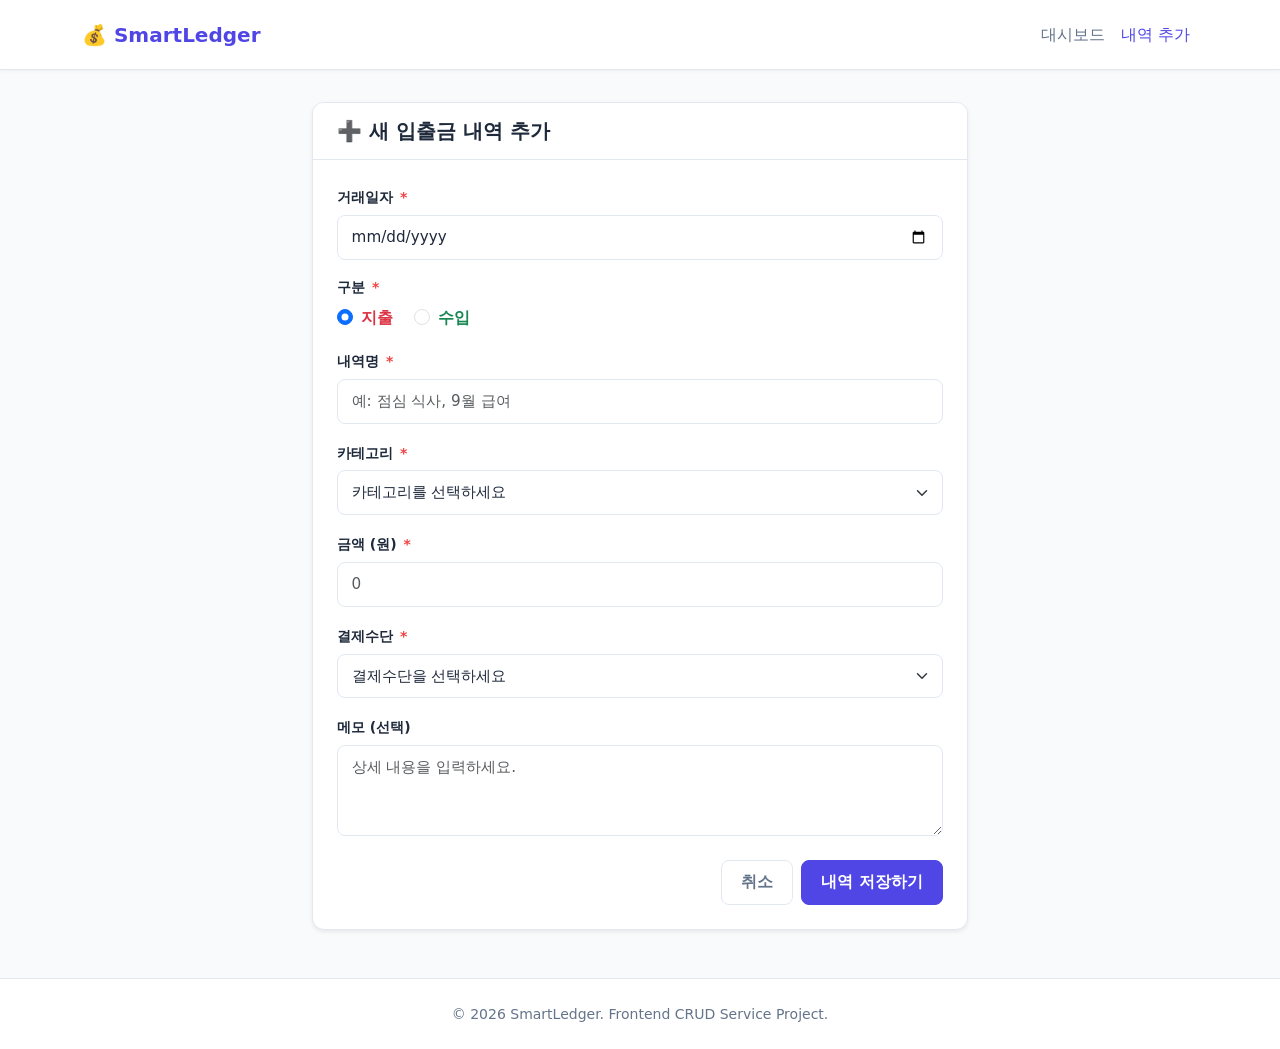
<file: add.html>
<!DOCTYPE html>
<html lang="ko">
<head>
  <meta charset="UTF-8">
  <meta name="viewport" content="width=device-width, initial-scale=1.0">
  <title>스마트 개인 가계부 - 내역 추가</title>
  <link href="https://cdn.jsdelivr.net/npm/bootstrap@5.3.3/dist/css/bootstrap.min.css" rel="stylesheet">
  <link rel="stylesheet" href="my.css">
</head>
<body>
  <nav class="navbar navbar-expand-lg">
    <div class="container">
      <a class="navbar-brand" href="index.html">💰 SmartLedger</a>
      <button class="navbar-toggler" type="button" data-bs-toggle="collapse" data-bs-target="#navbarNav">
        <span class="navbar-toggler-icon"></span>
      </button>
      <div class="collapse navbar-collapse" id="navbarNav">
        <ul class="navbar-nav ms-auto">
          <li class="nav-item"><a class="nav-link" href="index.html">대시보드</a></li>
          <li class="nav-item"><a class="nav-link active" href="add.html">내역 추가</a></li>
        </ul>
      </div>
    </div>
  </nav>
  <main class="main-wrapper">
    <div class="container" style="max-width: 680px;">
      <div class="card shadow-sm">
        <div class="card-header bg-white py-3">
          <h5 class="fw-bold m-0">➕ 새 입출금 내역 추가</h5>
        </div>
        <div class="card-body p-4">
          
          <form id="add-form" novalidate>
            <div class="mb-3">
              <label for="date" class="form-label">거래일자 <span class="required-mark">*</span></label>
              <input type="date" class="form-control" id="date" required>
              <div class="invalid-feedback">거래일자를 선택해 주세요.</div>
            </div>
            <div class="mb-3">
              <label class="form-label d-block">구분 <span class="required-mark">*</span></label>
              <div class="form-check form-check-inline">
                <input class="form-check-input" type="radio" name="type" id="type-expense" value="expense" checked>
                <label class="form-check-label text-danger fw-bold" for="type-expense">지출</label>
              </div>
              <div class="form-check form-check-inline">
                <input class="form-check-input" type="radio" name="type" id="type-income" value="income">
                <label class="form-check-label text-success fw-bold" for="type-income">수입</label>
              </div>
            </div>
            <div class="mb-3">
              <label for="title" class="form-label">내역명 <span class="required-mark">*</span></label>
              <input type="text" class="form-control" id="title" placeholder="예: 점심 식사, 9월 급여" required>
              <div class="invalid-feedback">내역명을 입력해 주세요. (최소 2자 이상)</div>
            </div>
            <div class="mb-3">
              <label for="category" class="form-label">카테고리 <span class="required-mark">*</span></label>
              <select class="form-select" id="category" required>
                <option value="" selected disabled>카테고리를 선택하세요</option>
                <option value="식비">식비</option>
                <option value="교통">교통</option>
                <option value="쇼핑/교양">쇼핑/교양</option>
                <option value="주거/통신">주거/통신</option>
                <option value="급여">급여</option>
                <option value="기타">기타</option>
              </select>
              <div class="invalid-feedback">카테고리를 선택해 주세요.</div>
            </div>
            <div class="mb-3">
                <label for="amount" class="form-label">금액 (원) <span class="required-mark">*</span></label>
                <input type="text" class="form-control" id="amount" placeholder="0" oninput="formatCurrency(this)" required>
                <div class="invalid-feedback">1원 이상의 올바른 금액을 입력해 주세요.</div>
            </div>
            <div class="mb-3">
              <label for="method" class="form-label">결제수단 <span class="required-mark">*</span></label>
              <select class="form-select" id="method" required>
                <option value="" selected disabled>결제수단을 선택하세요</option>
                <option value="신용카드">신용카드</option>
                <option value="체크카드">체크카드</option>
                <option value="계좌이체">계좌이체</option>
                <option value="현금">현금</option>
              </select>
              <div class="invalid-feedback">결제수단을 선택해 주세요.</div>
            </div>
            <div class="mb-4">
              <label for="memo" class="form-label">메모 (선택)</label>
              <textarea class="form-control" id="memo" rows="3" placeholder="상세 내용을 입력하세요."></textarea>
            </div>
            <div class="d-flex justify-content-end gap-2">
              <a href="index.html" class="btn btn-outline-secondary">취소</a>
              <button type="submit" class="btn btn-primary">내역 저장하기</button>
            </div>

          </form>

        </div>
      </div>

    </div>
  </main>

  <footer class="text-center">
    <div class="container">
      <p class="mb-0">© 2026 SmartLedger. Frontend CRUD Service Project.</p>
    </div>
  </footer>

  <script src="https://cdn.jsdelivr.net/npm/bootstrap@5.3.3/dist/js/bootstrap.bundle.min.js"></script>
  <script>
    function formatCurrency(input) {
      let value = input.value.replace(/[^0-9]/g, ''); 
      if (value) {
        input.value = Number(value).toLocaleString('ko-KR'); 
      } else {
        input.value = '';
      }
    }

    document.getElementById('add-form').addEventListener('submit', function(event) {
      event.preventDefault();

      const date = document.getElementById('date');
      const title = document.getElementById('title');
      const category = document.getElementById('category');
      const amount = document.getElementById('amount');
      const method = document.getElementById('method');

      let isValid = true;

      if (!date.value) {
        date.classList.add('is-invalid');
        isValid = false;
      } else {
        date.classList.remove('is-invalid');
        date.classList.add('is-valid');
      }

      if (!title.value.trim() || title.value.trim().length < 2) {
        title.classList.add('is-invalid');
        isValid = false;
      } else {
        title.classList.remove('is-invalid');
        title.classList.add('is-valid');
      }

      if (!category.value) {
        category.classList.add('is-invalid');
        isValid = false;
      } else {
        category.classList.remove('is-invalid');
        category.classList.add('is-valid');
      }

      const rawAmount = amount.value.replace(/,/g, ''); 
      if (!rawAmount || Number(rawAmount) <= 0) {
        amount.classList.add('is-invalid');
        isValid = false;
      } else {
        amount.classList.remove('is-invalid');
        amount.classList.add('is-valid');
      }

      if (!method.value) {
        method.classList.add('is-invalid');
        isValid = false;
      } else {
        method.classList.remove('is-invalid');
        method.classList.add('is-valid');
      }

      if (isValid) {
        alert('새로운 가계부 내역이 성공적으로 추가되었습니다.');
        window.location.href = 'index.html';
      }
    });
  </script>
</body>
</html>
</file>
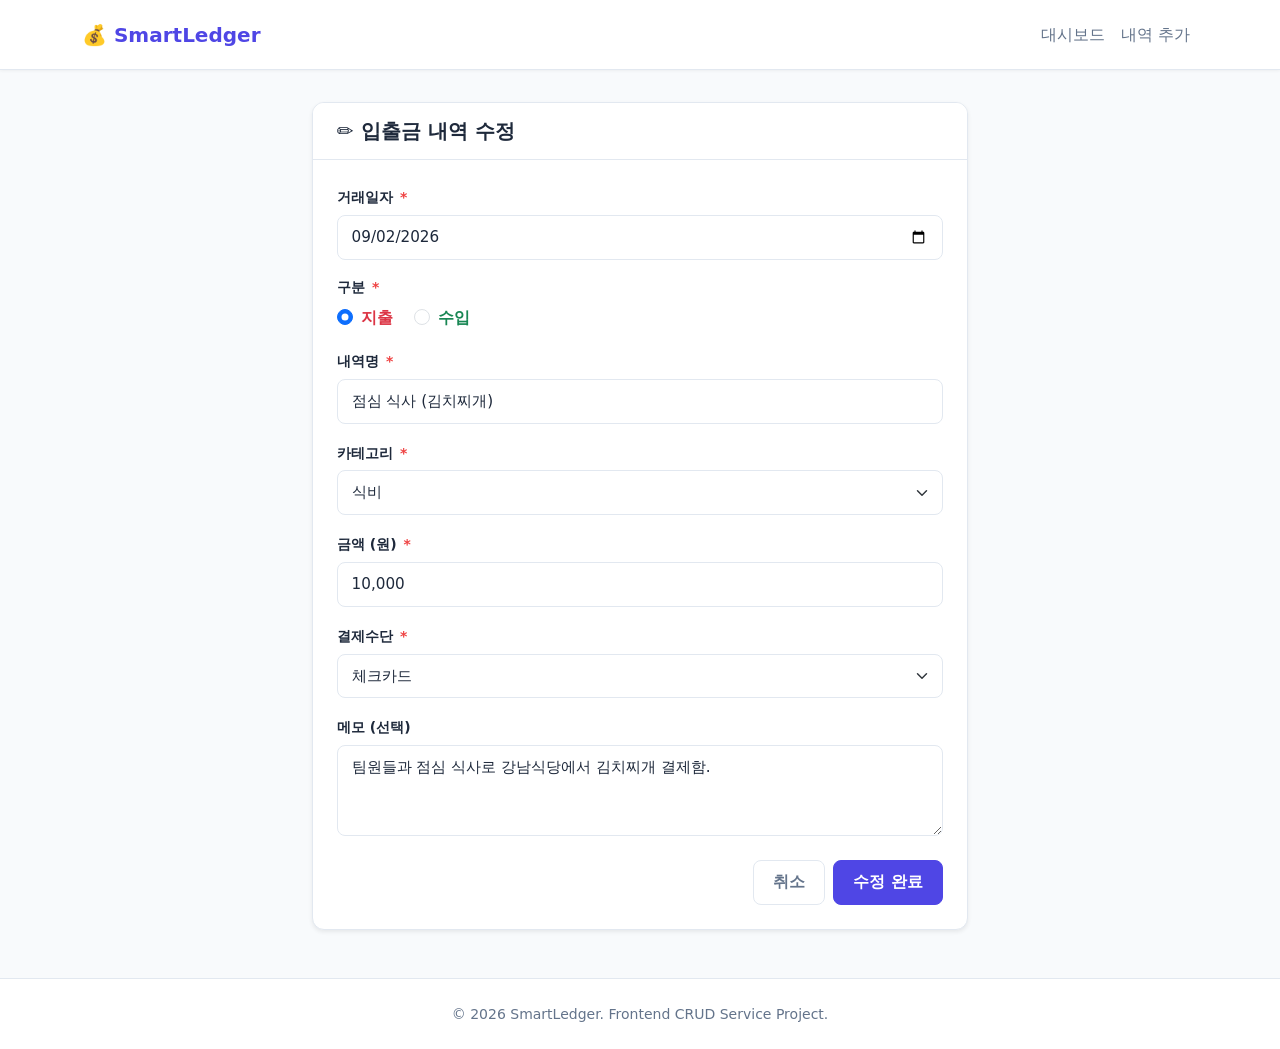
<file: edit.html>
<!DOCTYPE html>
<html lang="ko">
<head>
  <meta charset="UTF-8">
  <meta name="viewport" content="width=device-width, initial-scale=1.0">
  <title>스마트 개인 가계부 - 내역 수정</title>
  <link href="https://cdn.jsdelivr.net/npm/bootstrap@5.3.3/dist/css/bootstrap.min.css" rel="stylesheet">
  <link rel="stylesheet" href="my.css">
</head>
<body>
  <nav class="navbar navbar-expand-lg">
    <div class="container">
      <a class="navbar-brand" href="index.html">💰 SmartLedger</a>
      <button class="navbar-toggler" type="button" data-bs-toggle="collapse" data-bs-target="#navbarNav">
        <span class="navbar-toggler-icon"></span>
      </button>
      <div class="collapse navbar-collapse" id="navbarNav">
        <ul class="navbar-nav ms-auto">
          <li class="nav-item"><a class="nav-link" href="index.html">대시보드</a></li>
          <li class="nav-item"><a class="nav-link" href="add.html">내역 추가</a></li>
        </ul>
      </div>
    </div>
  </nav>
  <main class="main-wrapper">
    <div class="container" style="max-width: 680px;">
      <div class="card shadow-sm">
        <div class="card-header bg-white py-3">
            <h5 class="fw-bold m-0">✏️ 입출금 내역 수정</h5>
        </div>
        <div class="card-body p-4">
          
          <form id="edit-form" novalidate>
            <div class="mb-3">
                <label for="date" class="form-label">거래일자 <span class="required-mark">*</span></label>
                <input type="date" class="form-control" id="date" value="2026-09-02" required>
                <div class="invalid-feedback">거래일자를 선택해 주세요.</div>
            </div>
            <div class="mb-3">
              <label class="form-label d-block">구분 <span class="required-mark">*</span></label>
              <div class="form-check form-check-inline">
                    <input class="form-check-input" type="radio" name="type" id="type-expense" value="expense" checked>
                    <label class="form-check-label text-danger fw-bold" for="type-expense">지출</label>
              </div>
              <div class="form-check form-check-inline">
                    <input class="form-check-input" type="radio" name="type" id="type-income" value="income">
                    <label class="form-check-label text-success fw-bold" for="type-income">수입</label>
                </div>
            </div>
            <div class="mb-3">
                <label for="title" class="form-label">내역명 <span class="required-mark">*</span></label>
                <input type="text" class="form-control" id="title" value="점심 식사 (김치찌개)" required>
                <div class="invalid-feedback">내역명을 입력해 주세요. (최소 2자 이상)</div>
            </div>
            <div class="mb-3">
                <label for="category" class="form-label">카테고리 <span class="required-mark">*</span></label>
                <select class="form-select" id="category" required>
                    <option value="" disabled>카테고리를 선택하세요</option>
                    <option value="식비" selected>식비</option>
                    <option value="교통">교통</option>
                    <option value="쇼핑/교양">쇼핑/교양</option>
                    <option value="주거/통신">주거/통신</option>
                    <option value="급여">급여</option>
                    <option value="기타">기타</option>
                </select>
                <div class="invalid-feedback">카테고리를 선택해 주세요.</div>
            </div>
            <div class="mb-3">
                <label for="amount" class="form-label">금액 (원) <span class="required-mark">*</span></label>
                    <input type="text" class="form-control" id="amount" value="10,000" oninput="formatCurrency(this)" required>
                <div class="invalid-feedback">1원 이상의 올바른 금액을 입력해 주세요.</div>
            </div>
            <div class="mb-3">
              <label for="method" class="form-label">결제수단 <span class="required-mark">*</span></label>
              <select class="form-select" id="method" required>
                <option value="" disabled>결제수단을 선택하세요</option>
                <option value="신용카드">신용카드</option>
                <option value="체크카드" selected>체크카드</option>
                <option value="계좌이체">계좌이체</option>
                <option value="현금">현금</option>
              </select>
              <div class="invalid-feedback">결제수단을 선택해 주세요.</div>
            </div>
            <div class="mb-4">
              <label for="memo" class="form-label">메모 (선택)</label>
              <textarea class="form-control" id="memo" rows="3">팀원들과 점심 식사로 강남식당에서 김치찌개 결제함.</textarea>
            </div>
            <div class="d-flex justify-content-end gap-2">
              <a href="view.html" class="btn btn-outline-secondary">취소</a>
              <button type="submit" class="btn btn-primary">수정 완료</button>
            </div>

          </form>

        </div>
      </div>

    </div>
  </main>

  <footer class="text-center">
    <div class="container">
      <p class="mb-0">© 2026 SmartLedger. Frontend CRUD Service Project.</p>
    </div>
  </footer>

  <script src="https://cdn.jsdelivr.net/npm/bootstrap@5.3.3/dist/js/bootstrap.bundle.min.js"></script>
  <script>
    function formatCurrency(input) {
      let value = input.value.replace(/[^0-9]/g, '');
      if (value) {
        input.value = Number(value).toLocaleString('ko-KR');
      } else {
        input.value = '';
      }
    }

    document.getElementById('edit-form').addEventListener('submit', function(event) {
      event.preventDefault();

      const date = document.getElementById('date');
      const title = document.getElementById('title');
      const category = document.getElementById('category');
      const amount = document.getElementById('amount');
      const method = document.getElementById('method');

      let isValid = true;

      if (!date.value) {
        date.classList.add('is-invalid');
        isValid = false;
      } else {
        date.classList.remove('is-invalid');
        date.classList.add('is-valid');
      }

      if (!title.value.trim() || title.value.trim().length < 2) {
        title.classList.add('is-invalid');
        isValid = false;
      } else {
        title.classList.remove('is-invalid');
        title.classList.add('is-valid');
      }

      if (!category.value) {
        category.classList.add('is-invalid');
        isValid = false;
      } else {
        category.classList.remove('is-invalid');
        category.classList.add('is-valid');
      }

      const rawAmount = amount.value.replace(/,/g, '');
      if (!rawAmount || Number(rawAmount) <= 0) {
        amount.classList.add('is-invalid');
        isValid = false;
      } else {
        amount.classList.remove('is-invalid');
        amount.classList.add('is-valid');
      }

      if (!method.value) {
        method.classList.add('is-invalid');
        isValid = false;
      } else {
        method.classList.remove('is-invalid');
        method.classList.add('is-valid');
      }

      if (isValid) {
        const isConfirmed = confirm('수정한 내용을 저장하시겠습니까?');
        if (isConfirmed) {
          alert('게시물이 수정되었습니다.');
          window.location.href = 'index.html';
        }
      }
    });
  </script>
</body>
</html>
</file>
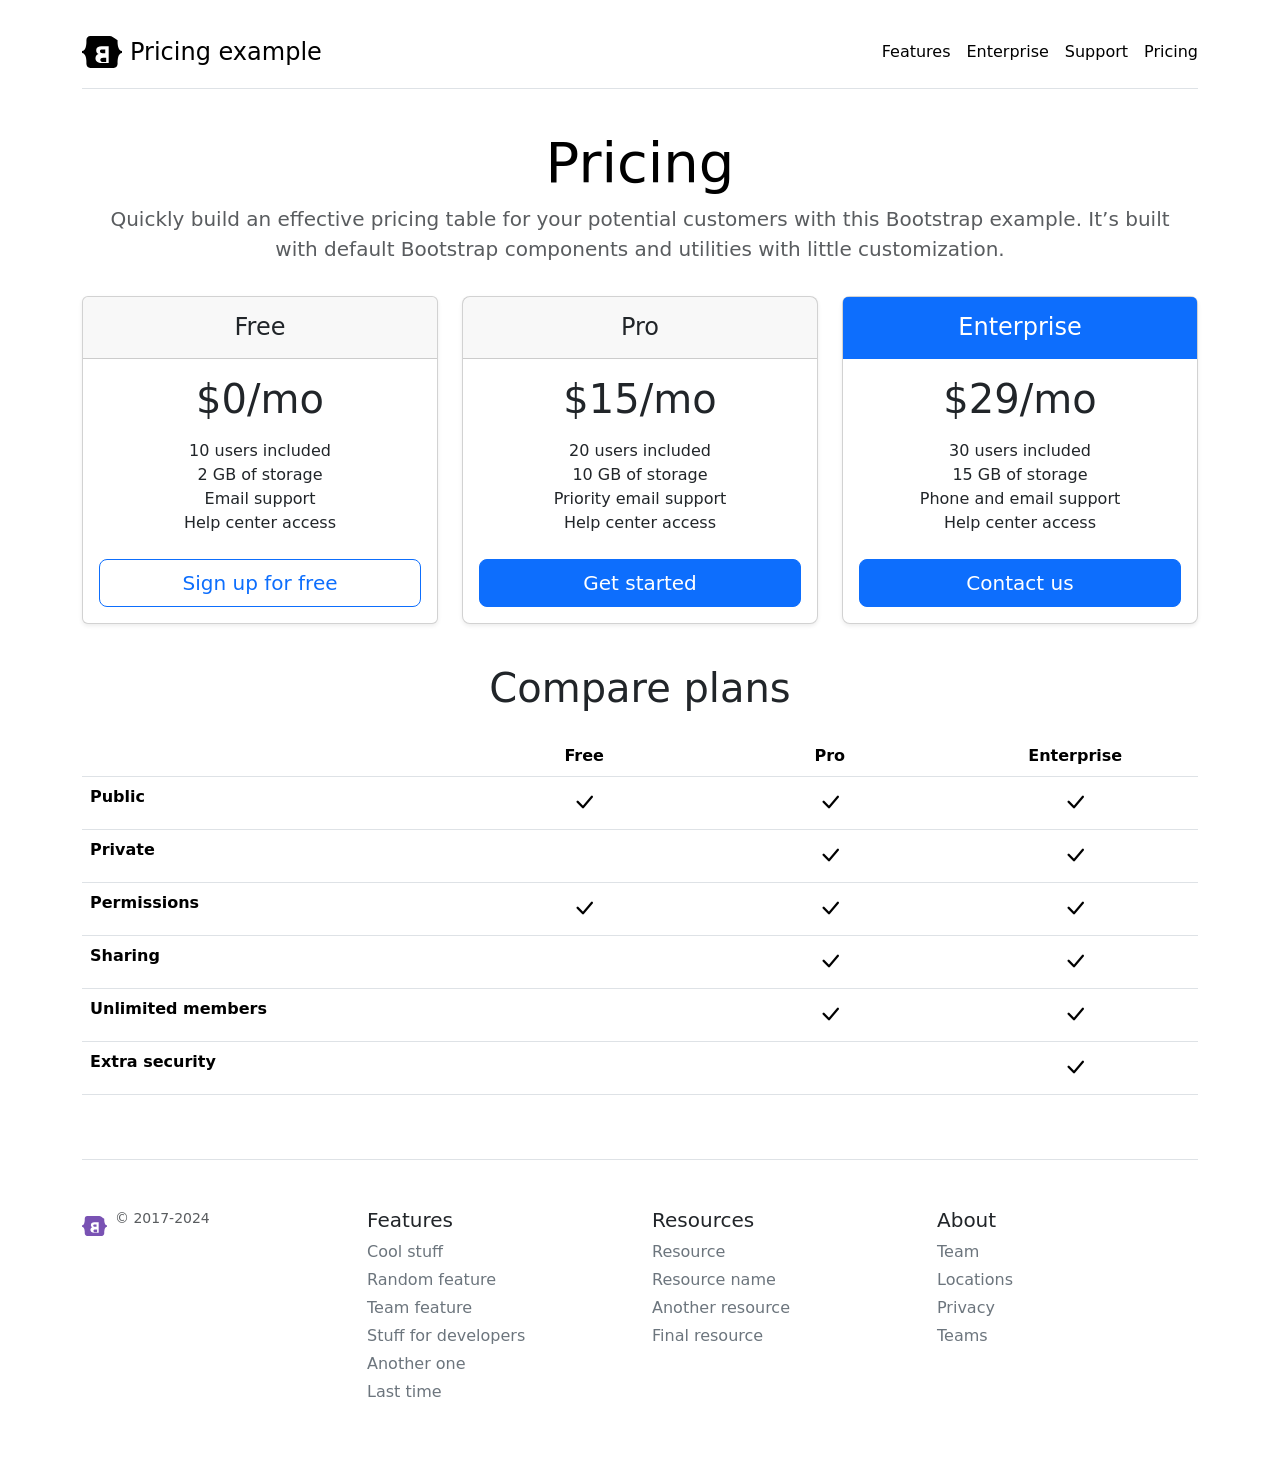
<file: example.html>
<!doctype html>
<html lang="en">
    <head>
        <meta charset="utf-8">
        <meta name="viewport" content="width=device-width, initial-scale=1">
        <title>Bootstrap demo</title>
        <link href="https://cdn.jsdelivr.net/npm/bootstrap@5.3.8/dist/css/bootstrap.min.css" rel="stylesheet" integrity="sha384-sRIl4kxILFvY47J16cr9ZwB07vP4J8+LH7qKQnuqkuIAvNWLzeN8tE5YBujZqJLB" crossorigin="anonymous">
        <link rel="stylesheet" href="https://cdn.jsdelivr.net/npm/bootstrap-icons@1.10.5/font/bootstrap-icons.css">
    </head>
    <body>
        <div class = "container py-3">
            <header>
                <div class = "d-flex flex-column flex-md-row align-items-center py-3 mb-4 border-bottom">
                    <a href="/" class="d-flex align-items-center link-body-emphasis text-decoration-none mb-2 mb-md-0">
                        <svg xmlns="http://www.w3.org/2000/svg" width="40" height="32" class="me-2" viewBox="0 0 118 94" role="img">
                            <path fill-rule="evenodd" clip-rule="evenodd" d="M24.509 0c-6.733 0-11.715 5.893-11.492 12.284.214 6.14-.064 14.092-2.066 20.577C8.943 39.365 5.547 43.485 0 44.014v5.972c5.547.529 8.943 4.649 10.951 11.153 2.002 6.485 2.28 14.437 2.066 20.577C12.794 88.106 17.776 94 24.51 94h68.98c6.733 0 11.715-5.893 11.491-12.284-.214-6.14.064-14.092 2.066-20.577 2.009-6.504 5.405-10.624 10.952-11.153v-5.972c-5.547-.529-8.943-4.649-10.952-11.153-2.002-6.485-2.28-14.437-2.066-20.577C93.49 5.893 88.509 0 81.775 0h-68.98zm0 0" fill="currentColor"></path>
                            <path d="M57.406 29.68c-4.404 0-8.082 1.096-11.033 3.288-2.952 2.193-4.428 5.362-4.428 9.508 0 2.502.628 4.636 1.884 6.402 1.256 1.766 3.033 3.06 5.33 3.882v.22c-2.923.684-5.228 2.083-6.915 4.197-1.687 2.113-2.531 4.773-2.531 7.98 0 4.502 1.624 7.981 4.872 10.437 3.248 2.456 7.781 3.684 13.6 3.684h20.55V29.68H57.406zm-4.32 15.112c0-1.85.644-3.212 1.932-4.086 1.288-.874 3.093-1.311 5.415-1.311h8.173v10.963h-8.173c-2.392 0-4.22-.437-5.485-1.311-1.265-.874-1.862-2.292-1.862-4.255zm.968 25.131c0-2.09.736-3.64 2.208-4.65 1.472-1.01 3.528-1.515 6.168-1.515h8.924v12.508h-8.924c-2.61 0-4.656-.505-6.138-1.515-1.482-1.01-2.238-2.62-2.238-4.828z" fill="#fff"></path>
                        </svg>
                        <span class="fs-4">Pricing example</span>
                    </a>
                    <nav class = "d-inline-flex mt-2 mt-md-0 ms-md-auto">
                        <a class ="me-3 py-2 link-body-emphasis text-decoration-none">Features</a>
                        <a class="me-3 py-2 link-body-emphasis text-decoration-none">Enterprise</a>
                        <a class="me-3 py-2 link-body-emphasis text-decoration-none">Support</a> 
                        <a class="py-2 link-body-emphasis text-decoration-none">Pricing</a>
                    </nav>
                </div>
                
                <div class = "pricing-header p-3 pd-md-4 mx-auto text-center">
                    <H1 class = "display-4 fw-normal text-body-emphasis">Pricing</H1>
                    <p class = "fs-5 text-body-secondary">Quickly build an effective pricing table for your potential customers with this Bootstrap example. It’s built with default Bootstrap components and utilities with little customization.</p>
                </div>
            </header>
            <main>
                <div class = "row row-cols-1 row-cols-md-3 mb-3 text-center">
                    <div class = "col">
                        <div class = "card mb-4 rouunded-3 shadow-sm">
                            <div class = "card-header py-3">
                                <h4 class = "my-0 fw-normal">Free</h4>
                            </div>
                            <div class = "card-body">
                                <h1 class = "card-title pricing-card-title">$0/mo</h1>
                                <ul class = "list-unstyled mt-3 mb-4">
                                    <li>10 users included</li>
                                    <li>2 GB of storage</li>
                                    <li>Email support</li>
                                    <li>Help center access</li>
                                </ul>
                                <button type="button" class="w-100 btn btn-lg btn-outline-primary">Sign up for free</button>
                            </div>
                        </div>
                    </div>
                    <div class = "col">
                        <div class = "card mb-4 rounded-3 shadow-sm">
                            <div class = "card-header py-3 ">
                                <h4 class = "my-0 fw-normal">Pro</h4>
                            </div>
                            <div class = "card-body">
                                <h1 class = "card-title pricing-card-title">$15/mo</h1>
                                <ul class = "list-unstyled mt-3 mb-4">
                                    <li>20 users included</li>
                                    <li>10 GB of storage</li>
                                    <li>Priority email support</li>
                                    <li>Help center access</li>
                                </ul>
                                <button type="button" class="w-100 btn btn-lg btn-primary">Get started</button>
                            </div>
                        </div>
                    </div>
                    <div class = "col">
                        <div class = "card mb-4 rounded-3 shadow-sm">
                            <div class = "card-header py-3 text-bg-primary border-primary">
                                <h4 class = "my-0 fw-normal">Enterprise</h4>
                            </div>
                            <div class = "card-body">
                                <h1 class = "card-title pricing-card-title">$29/mo</h1>
                                <ul class = "list-unstyled mt-3 mb-4">
                                    <li>30 users included</li>
                                    <li>15 GB of storage</li>
                                    <li>Phone and email support</li>
                                    <li>Help center access</li>
                                </ul>
                                <button type="button" class="w-100 btn btn-lg btn-primary">Contact us</button>
                            </div>
                        </div>
                    </div>
                </div>
                
                <h2 class="display-6 text-center mb-4">Compare plans</h2>
                <div class = "table-responsive">
                    <table class = "table text-center">
                        <thead>
                            <tr>
                                <th style="width:34%;"></th>
                                <th style="width:22%;">Free</th>
                                <th style="width:22%;">Pro</th>
                                <th style="width:22%;">Enterprise</th>
                            </tr>
                        </thead>
                        <tbody>
                            <tr>
                                <th scope="row" class="text-start">Public</th>
                                <td><i class="bi bi-check-lg fs-4" aria-label="Included"></i></td>
                                <td><i class="bi bi-check-lg fs-4" aria-label="Included"></i></td>
                                <td><i class="bi bi-check-lg fs-4" aria-label="Included"></i></td></tr>
                            <tr>
                                <th scope="row" class="text-start">Private</th>
                                <td></td>
                                <td><i class="bi bi-check-lg fs-4" aria-label="Included"></i></td>
                                <td><i class="bi bi-check-lg fs-4" aria-label="Included"></i></td>
                            </tr>
                            <tr>
                                <th scope="row" class="text-start">Permissions</th>
                                <td><i class="bi bi-check-lg fs-4" aria-label="Included"></i></td>
                                <td><i class="bi bi-check-lg fs-4" aria-label="Included"></i></td>
                                <td><i class="bi bi-check-lg fs-4" aria-label="Included"></i></td>
                            </tr>
                            <tr>
                                <th scope="row" class="text-start">Sharing</th>
                                <td></td>
                                <td><i class="bi bi-check-lg fs-4" aria-label="Included"></i></td>
                                <td><i class="bi bi-check-lg fs-4" aria-label="Included"></i></td>
                            </tr>
                            <tr>
                                <th scope="row" class="text-start">Unlimited members</th>
                                <td></td>
                                <td><i class="bi bi-check-lg fs-4" aria-label="Included"></i></td>
                                <td><i class="bi bi-check-lg fs-4" aria-label="Included"></i></td>
                            </tr>
                            <tr>
                                <th scope="row" class="text-start">Extra security</th>
                                <td></td>
                                <td></td>
                                <td><i class="bi bi-check-lg fs-4" aria-label="Included"></i></td>
                            </tr>
                        </tbody>
                    </table>
                </div>
            </main>
            <footer class="pt-4 my-md-5 pt-md-5 border-top">
                <div class = "row">
                    <div class = "col-12 col-md">
                        <a href="/" class="d-flex align-items-center link-body-emphasis text-decoration-none mb-2 mb-md-0">
                            <svg xmlns="http://www.w3.org/2000/svg" width="25" height="32" class="me-2" viewBox="0 0 118 94" role="img">
                                <path fill-rule="evenodd" clip-rule="evenodd" d="M24.509 0c-6.733 0-11.715 5.893-11.492 12.284.214 6.14-.064 14.092-2.066 20.577C8.943 39.365 5.547 43.485 0 44.014v5.972c5.547.529 8.943 4.649 10.951 11.153 2.002 6.485 2.28 14.437 2.066 20.577C12.794 88.106 17.776 94 24.51 94h68.98c6.733 0 11.715-5.893 11.491-12.284-.214-6.14.064-14.092 2.066-20.577 2.009-6.504 5.405-10.624 10.952-11.153v-5.972c-5.547-.529-8.943-4.649-10.952-11.153-2.002-6.485-2.28-14.437-2.066-20.577C93.49 5.893 88.509 0 81.775 0h-68.98zm0 0" fill="#7952b3"></path>
                                <path d="M57.406 29.68c-4.404 0-8.082 1.096-11.033 3.288-2.952 2.193-4.428 5.362-4.428 9.508 0 2.502.628 4.636 1.884 6.402 1.256 1.766 3.033 3.06 5.33 3.882v.22c-2.923.684-5.228 2.083-6.915 4.197-1.687 2.113-2.531 4.773-2.531 7.98 0 4.502 1.624 7.981 4.872 10.437 3.248 2.456 7.781 3.684 13.6 3.684h20.55V29.68H57.406zm-4.32 15.112c0-1.85.644-3.212 1.932-4.086 1.288-.874 3.093-1.311 5.415-1.311h8.173v10.963h-8.173c-2.392 0-4.22-.437-5.485-1.311-1.265-.874-1.862-2.292-1.862-4.255zm.968 25.131c0-2.09.736-3.64 2.208-4.65 1.472-1.01 3.528-1.515 6.168-1.515h8.924v12.508h-8.924c-2.61 0-4.656-.505-6.138-1.515-1.482-1.01-2.238-2.62-2.238-4.828z" fill="#fff"></path>
                            </svg>
                            <small class = "d-block mb-3 text-body-secondary">&copy; 2017-2024</small>
                        </a>
                    </div>
                    <div class = "col-12 col-md">
                        <h5>Features</h5>
                        <ul class = "list-unstyled text-small">
                            <li class ="mb-1"><a class="link-secondary text-decoration-none">Cool stuff</a></li>
                            <li class ="mb-1"><a class="link-secondary text-decoration-none">Random feature</a></li>
                            <li class ="mb-1"><a class="link-secondary text-decoration-none">Team feature</a></li>
                            <li class ="mb-1"><a class="link-secondary text-decoration-none">Stuff for developers</a></li>
                            <li class ="mb-1"><a class="link-secondary text-decoration-none">Another one</a></li>
                            <li class ="mb-1"><a class="link-secondary text-decoration-none">Last time</a></li>
                        </ul>
                    </div>
                    <div class = "col-12 col-md">
                        <h5>Resources</h5>
                        <ul class = "list-unstyled text-small">
                            <li class ="mb-1"><a class="link-secondary text-decoration-none">Resource</a></li>
                            <li class ="mb-1"><a class="link-secondary text-decoration-none">Resource name</a></li>
                            <li class ="mb-1"><a class="link-secondary text-decoration-none">Another resource</a></li>
                            <li class ="mb-1"><a class="link-secondary text-decoration-none">Final resource</a></li>
                        </ul>
                    </div>
                    <div class = "col-12 col-md">
                        <h5>About</h5>
                        <ul class = "list-unstyled text-small">
                            <li class ="mb-1"><a class="link-secondary text-decoration-none">Team</a></li>
                            <li class ="mb-1"><a class="link-secondary text-decoration-none">Locations</a></li>
                            <li class ="mb-1"><a class="link-secondary text-decoration-none">Privacy</a></li>
                            <li class ="mb-1"><a class="link-secondary text-decoration-none">Teams</a></li>
                        </ul>
                    </div>
                </div>
            </footer>
        </div>
    </body>
</html>
</file>
<file: my.css>
/* ==========================================================================
   1. Global Root Variables & Reset
   ========================================================================== */
:root {
  --primary-color: #4f46e5;       /* 트렌디한 인디고 블루 */
  --primary-hover: #4338ca;
  --income-color: #10b981;        /* 수입: 에메랄드 그린 */
  --expense-color: #ef4444;       /* 지출: 코랄 레드 */
  --bg-color: #f8fafc;            /* 소프트 슬레이트 배경 */
  --card-bg: #ffffff;
  --text-primary: #1e293b;
  --text-muted: #64748b;
  --border-color: #e2e8f0;
  --radius-sm: 8px;
  --radius-md: 12px;
  --radius-lg: 16px;
  --shadow-sm: 0 1px 3px rgba(0, 0, 0, 0.05);
  --shadow-md: 0 4px 12px rgba(0, 0, 0, 0.05);
  --shadow-lg: 0 10px 25px -5px rgba(0, 0, 0, 0.08);
}

body {
  font-family: 'Pretendard', -apple-system, BlinkMacSystemFont, system-ui, Roboto, sans-serif;
  background-color: var(--bg-color);
  color: var(--text-primary);
  line-height: 1.6;
  min-height: 100vh;
  display: flex;
  flex-direction: column;
}

/* ==========================================================================
   2. Page Layout & Wrapper
   ========================================================================== */
.main-wrapper {
  flex: 1;
  padding-top: 2rem;
  padding-bottom: 3rem;
}

/* ==========================================================================
   3. Header & Navigation
   ========================================================================== */
.navbar {
  background-color: var(--card-bg) !important;
  box-shadow: var(--shadow-sm);
  border-bottom: 1px solid var(--border-color);
  padding: 0.85rem 0;
}

.navbar-brand {
  font-weight: 700;
  font-size: 1.25rem;
  color: var(--primary-color) !important;
  display: flex;
  align-items: center;
  gap: 0.5rem;
}

.nav-link {
  font-weight: 500;
  color: var(--text-muted) !important;
  transition: color 0.2s ease;
}

.nav-link:hover,
.nav-link.active {
  color: var(--primary-color) !important;
}

/* ==========================================================================
   4. Card Component (대시보드 요약 및 Form 감싸기)
   ========================================================================== */
.card {
  background-color: var(--card-bg);
  border: 1px solid var(--border-color);
  border-radius: var(--radius-md);
  box-shadow: var(--shadow-sm);
  transition: transform 0.2s ease, box-shadow 0.2s ease;
  overflow: hidden;
}

.card:hover {
  box-shadow: var(--shadow-md);
}

.card-header {
  background-color: transparent;
  border-bottom: 1px solid var(--border-color);
  padding: 1.25rem 1.5rem;
  font-weight: 700;
  color: var(--text-primary);
}

.card-body {
  padding: 1.5rem;
}

/* 수입/지출 카드 대시보드 커스텀 */
.stat-card {
  border-left: 4px solid var(--border-color);
}
.stat-card.income { border-left-color: var(--income-color); }
.stat-card.expense { border-left-color: var(--expense-color); }

.stat-amount {
  font-size: 1.75rem;
  font-weight: 700;
  letter-spacing: -0.5px;
}
.stat-amount.income { color: var(--income-color); }
.stat-amount.expense { color: var(--expense-color); }

/* ==========================================================================
   5. Form Controls (Input, Select, Textarea)
   ========================================================================== */
.form-label {
  font-size: 0.875rem;
  font-weight: 600;
  color: var(--text-primary);
  margin-bottom: 0.4rem;
}

.form-control,
.form-select {
  border: 1px solid var(--border-color);
  border-radius: var(--radius-sm);
  padding: 0.625rem 0.85rem;
  font-size: 0.95rem;
  color: var(--text-primary);
  background-color: #ffffff;
  transition: border-color 0.2s ease, box-shadow 0.2s ease;
}

.form-control:focus,
.form-select:focus {
  border-color: var(--primary-color);
  box-shadow: 0 0 0 3px rgba(79, 70, 229, 0.15);
  outline: none;
}

/* 필수 입력 마크 (*) */
.required-mark {
  color: var(--expense-color);
  margin-left: 2px;
}

/* Validation 에러 메세지 스타일 */
.invalid-feedback {
  font-size: 0.8rem;
  margin-top: 0.3rem;
}

/* ==========================================================================
   6. Buttons (CRUD 주요 액션 버튼)
   ========================================================================== */
.btn {
  font-weight: 600;
  border-radius: var(--radius-sm);
  padding: 0.6rem 1.2rem;
  transition: all 0.2s ease;
}

.btn-primary {
  background-color: var(--primary-color);
  border-color: var(--primary-color);
}

.btn-primary:hover,
.btn-primary:focus {
  background-color: var(--primary-hover);
  border-color: var(--primary-hover);
  transform: translateY(-1px);
}

.btn-outline-secondary {
  border-color: var(--border-color);
  color: var(--text-muted);
}

.btn-outline-secondary:hover {
  background-color: #f1f5f9;
  color: var(--text-primary);
  border-color: var(--border-color);
}

/* ==========================================================================
   7. Table / List (가계부 목록)
   ========================================================================== */
.table-responsive {
  border-radius: var(--radius-md);
  box-shadow: var(--shadow-sm);
  background-color: var(--card-bg);
  border: 1px solid var(--border-color);
}

.table {
  margin-bottom: 0;
  vertical-align: middle;
}

.table thead th {
  background-color: #f1f5f9;
  color: var(--text-muted);
  font-weight: 600;
  font-size: 0.85rem;
  text-transform: uppercase;
  letter-spacing: 0.5px;
  padding: 1rem;
  border-bottom: 1px solid var(--border-color);
}

.table tbody td {
  padding: 1rem;
  border-bottom: 1px solid var(--border-color);
  color: var(--text-primary);
  font-size: 0.95rem;
}

.table tbody tr:last-child td {
  border-bottom: none;
}

.table-hover tbody tr:hover {
  background-color: #f8fafc;
  cursor: pointer;
}

/* 뱃지 스타일 (수입/지출, 카테고리) */
.badge-income {
  background-color: rgba(16, 185, 129, 0.1);
  color: var(--income-color);
  font-weight: 600;
  padding: 0.35em 0.65em;
  border-radius: 6px;
}

.badge-expense {
  background-color: rgba(239, 68, 68, 0.1);
  color: var(--expense-color);
  font-weight: 600;
  padding: 0.35em 0.65em;
  border-radius: 6px;
}

/* ==========================================================================
   8. Footer
   ========================================================================== */
footer {
  background-color: var(--card-bg);
  border-top: 1px solid var(--border-color);
  padding: 1.5rem 0;
  margin-top: auto;
  color: var(--text-muted);
  font-size: 0.875rem;
}

/* ==========================================================================
   9. Responsive Web Design (RWD Media Queries)
   ========================================================================== */
@media (max-width: 768px) {
  .main-wrapper {
    padding-top: 1rem;
  }
  
  .card-body {
    padding: 1rem;
  }

  .stat-amount {
    font-size: 1.35rem;
  }

  .btn {
    width: 100%; /* 모바일에서 버튼 너비 전체 차지 */
    margin-bottom: 0.5rem;
  }

  /* 테이블 글자 크기 및 패딩 조절 */
  .table tbody td, .table thead th {
    padding: 0.75rem 0.5rem;
    font-size: 0.85rem;
  }
}
</file>
